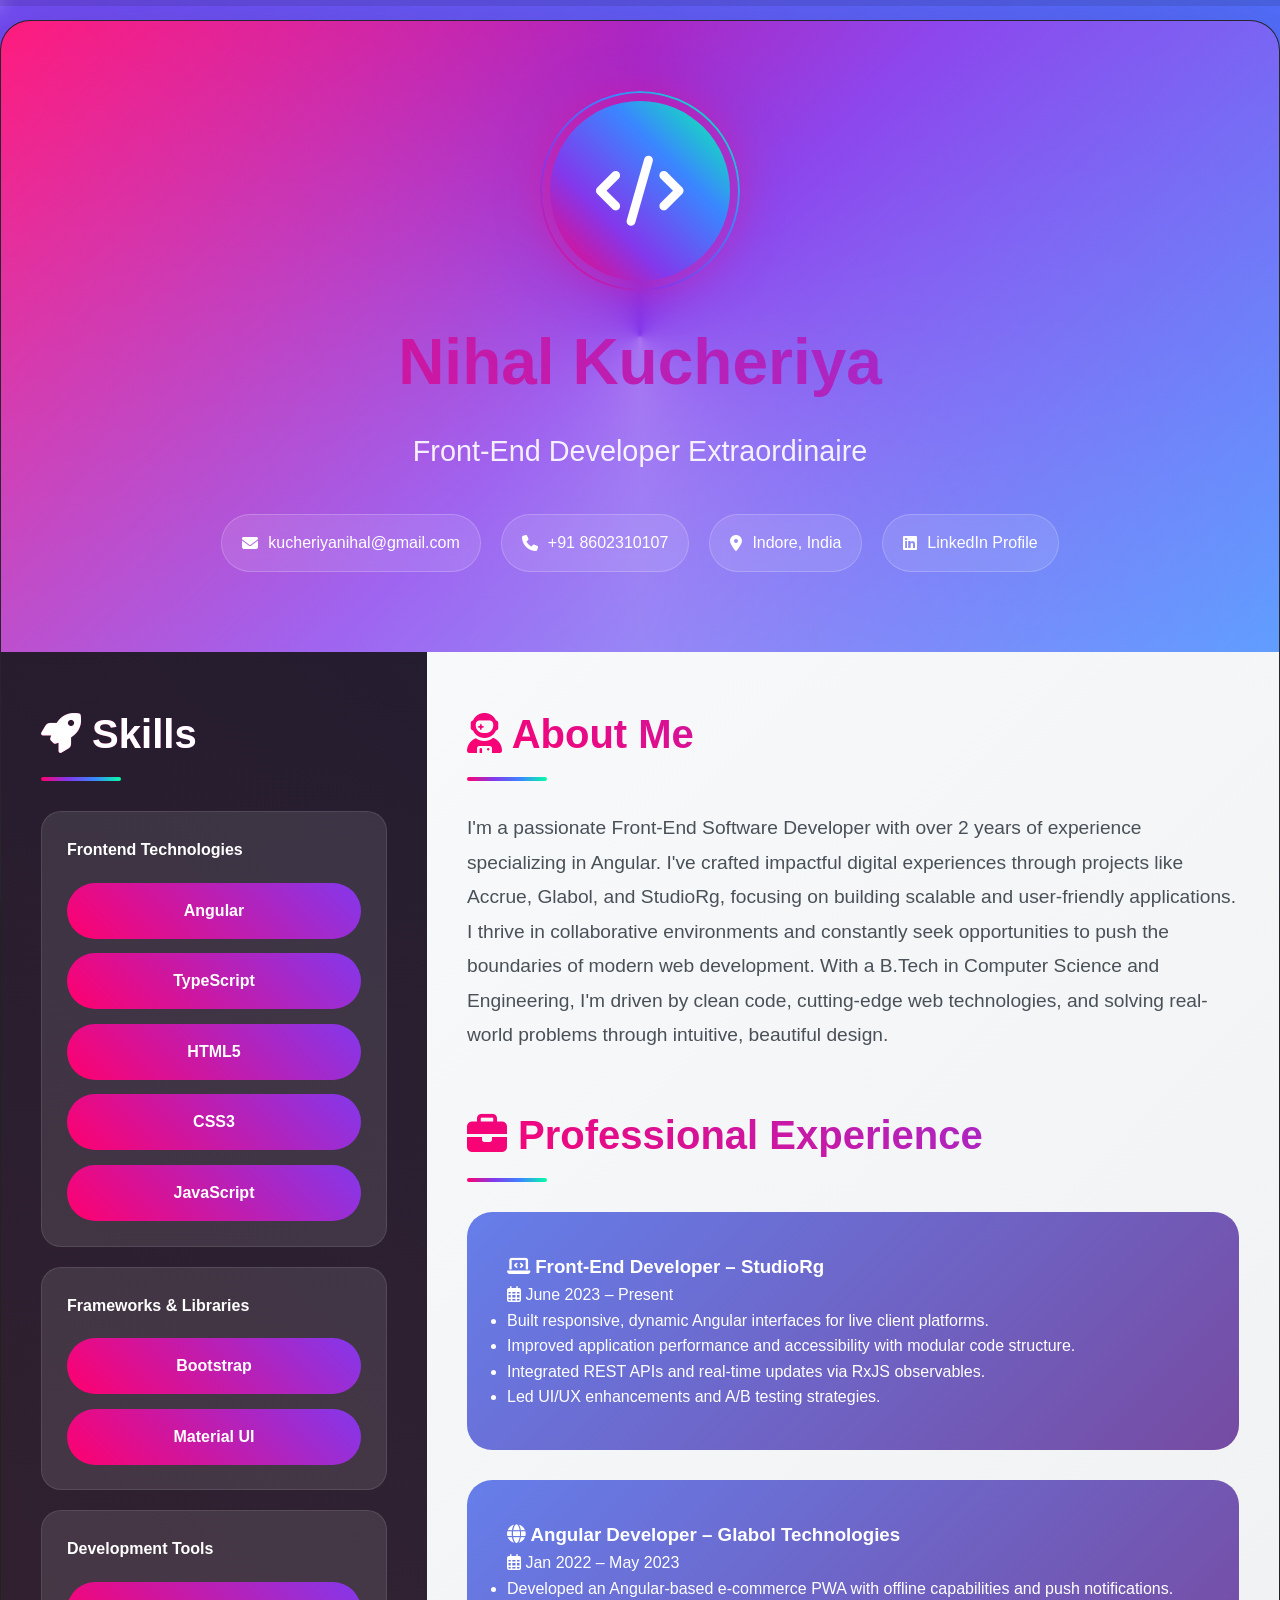
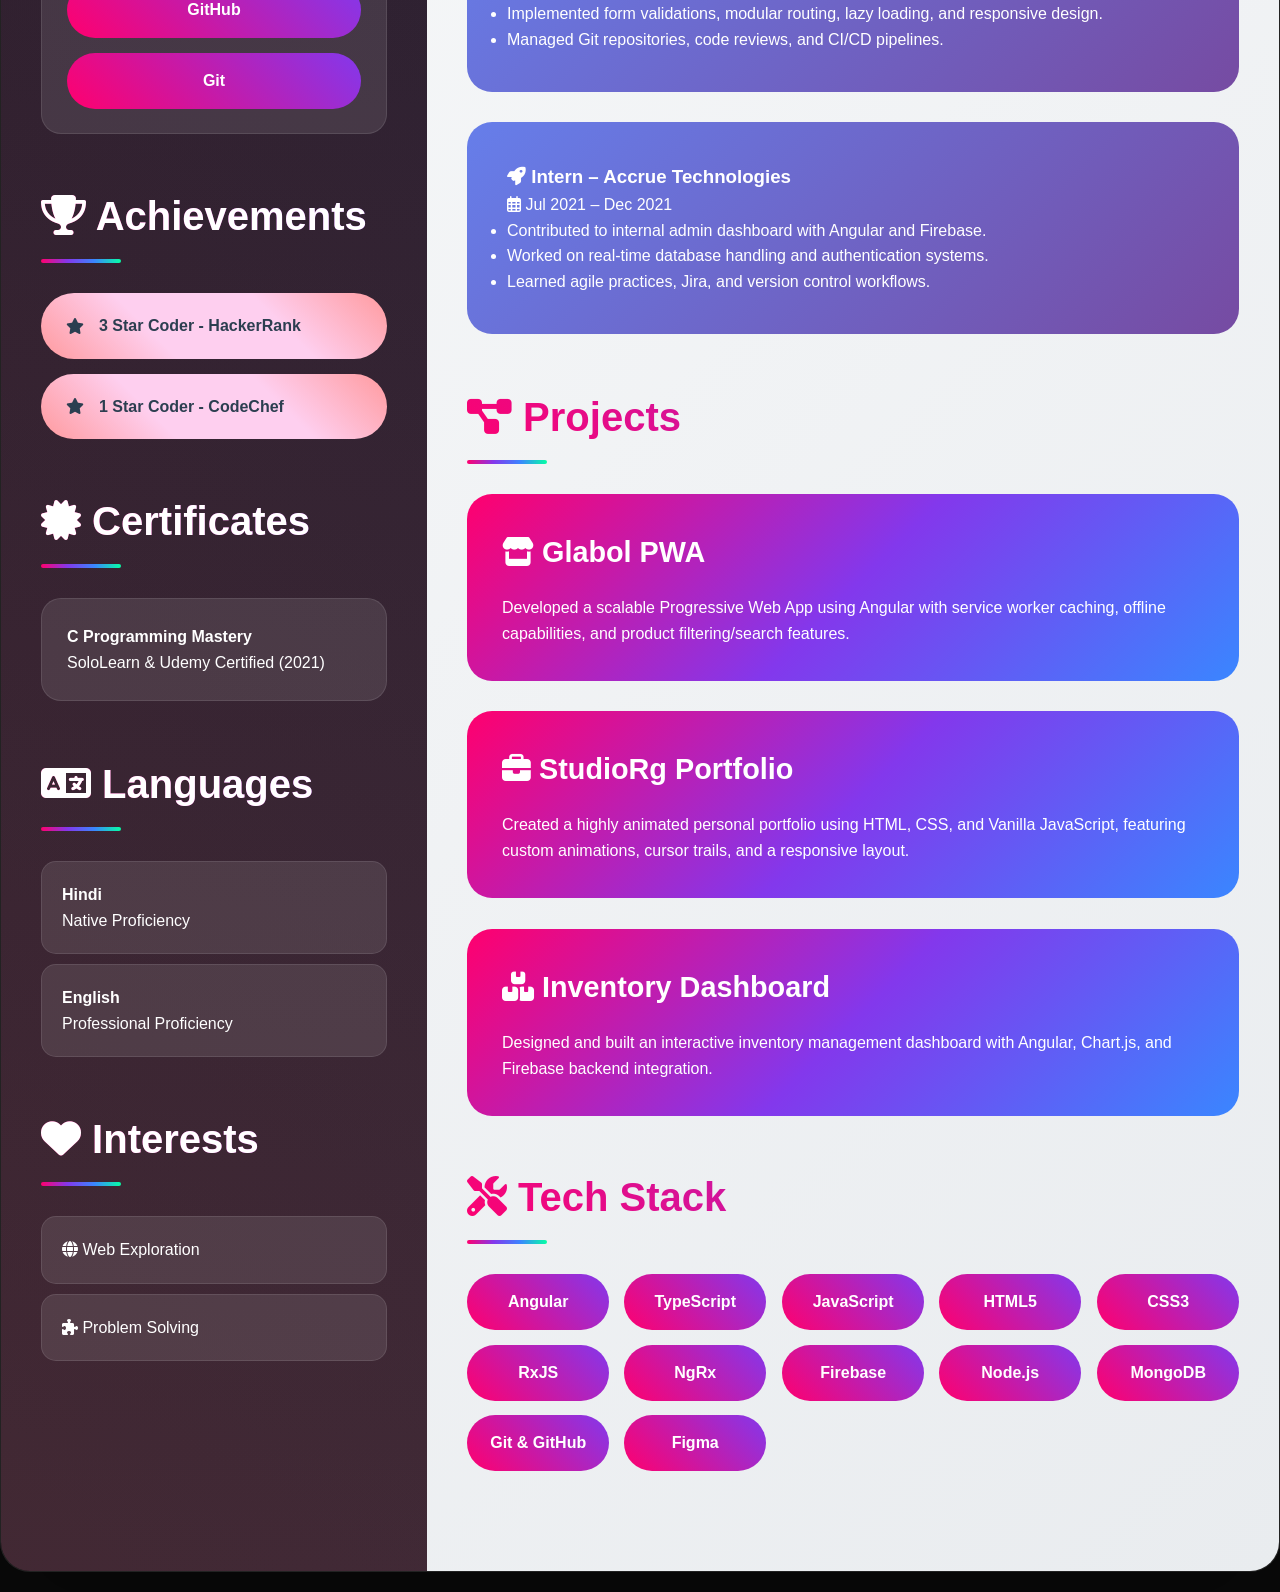
<file: updated_index.html>
<!DOCTYPE html>
<html lang="en">
<head>
    <meta charset="UTF-8">
    <meta name="viewport" content="width=device-width, initial-scale=1.0">
    <title>Nihal Kucheriya - Front-End Developer</title>
    <link href="https://cdnjs.cloudflare.com/ajax/libs/font-awesome/6.0.0/css/all.min.css" rel="stylesheet">
   <link
    rel="stylesheet"
    href="https://cdnjs.cloudflare.com/ajax/libs/font-awesome/6.5.0/css/all.min.css"
    integrity="sha512-YT+N2bGOzPrmDGik+xAbhMvoCMJH8p0s4AlU0Xntv3Yt8RoRyBPNmIJoWjYHMRDBaC/1R7fsniYXEG3ks+N4Pg=="
    crossorigin="anonymous"
    referrerpolicy="no-referrer"
  />
  <style>
        * {
            margin: 0;
            padding: 0;
            box-sizing: border-box;
        }

        body {
            font-family: 'Segoe UI', Tahoma, Geneva, Verdana, sans-serif;
            line-height: 1.6;
            background: #0a0a0a;
            min-height: 100vh;
            overflow-x: hidden;
            position: relative;
        }

        /* Animated Background */
        .bg-animation {
            position: fixed;
            top: 0;
            left: 0;
            width: 100%;
            height: 100%;
            z-index: -1;
            background: linear-gradient(45deg, #ff006e, #8338ec, #3a86ff, #06ffa5);
            background-size: 400% 400%;
            animation: gradientShift 8s ease infinite;
        }

        @keyframes gradientShift {
            0% { background-position: 0% 50%; }
            50% { background-position: 100% 50%; }
            100% { background-position: 0% 50%; }
        }

        /* Floating Particles */
        .particles {
            position: fixed;
            top: 0;
            left: 0;
            width: 100%;
            height: 100%;
            z-index: -1;
            pointer-events: none;
        }

        .particle {
            position: absolute;
            width: 4px;
            height: 4px;
            background: rgba(255, 255, 255, 0.8);
            border-radius: 50%;
            animation: float 6s ease-in-out infinite;
        }

        @keyframes float {
            0%, 100% { transform: translateY(0) rotate(0deg); opacity: 1; }
            50% { transform: translateY(-20px) rotate(180deg); opacity: 0.5; }
        }

        .container {
            max-width: 1400px;
            margin: 0 auto;
            background: rgba(10, 10, 10, 0.95);
            backdrop-filter: blur(20px);
            border: 1px solid rgba(255, 255, 255, 0.1);
            border-radius: 30px;
            box-shadow: 0 50px 100px rgba(0, 0, 0, 0.3);
            overflow: hidden;
            animation: containerEntry 2s cubic-bezier(0.68, -0.55, 0.265, 1.55);
            margin-top: 20px;
            margin-bottom: 20px;
        }

        @keyframes containerEntry {
            0% {
                opacity: 0;
                transform: scale(0.8) rotateY(20deg);
            }
            100% {
                opacity: 1;
                transform: scale(1) rotateY(0deg);
            }
        }

        .header {
            background: linear-gradient(135deg, #ff006e 0%, #8338ec 50%, #3a86ff 100%);
            color: white;
            padding: 80px 40px;
            text-align: center;
            position: relative;
            overflow: hidden;
        }

        .header::before {
            content: '';
            position: absolute;
            top: -50%;
            left: -50%;
            width: 200%;
            height: 200%;
            background: conic-gradient(from 0deg, transparent, rgba(255, 255, 255, 0.3), transparent);
            animation: rotate 10s linear infinite;
        }

        @keyframes rotate {
            100% { transform: rotate(360deg); }
        }

        .profile-container {
            position: relative;
            z-index: 10;
            margin-bottom: 30px;
        }

        .profile-img {
            width: 180px;
            height: 180px;
            border-radius: 50%;
            background: linear-gradient(45deg, #ff006e, #8338ec, #3a86ff, #06ffa5);
            margin: 0 auto;
            display: flex;
            align-items: center;
            justify-content: center;
            font-size: 70px;
            color: white;
            position: relative;
            animation: profilePulse 3s ease-in-out infinite;
            box-shadow: 0 0 50px rgba(255, 0, 110, 0.5);
        }

        @keyframes profilePulse {
            0%, 100% { 
                transform: scale(1) rotate(0deg);
                box-shadow: 0 0 50px rgba(255, 0, 110, 0.5);
            }
            50% { 
                transform: scale(1.1) rotate(180deg);
                box-shadow: 0 0 80px rgba(131, 56, 236, 0.8);
            }
        }

        .profile-img::before {
            content: '';
            position: absolute;
            top: -10px;
            left: -10px;
            right: -10px;
            bottom: -10px;
            border-radius: 50%;
            border: 2px solid transparent;
            background: linear-gradient(45deg, #ff006e, #8338ec, #3a86ff, #06ffa5) border-box;
            mask: linear-gradient(#fff 0 0) padding-box, linear-gradient(#fff 0 0);
            mask-composite: exclude;
            animation: borderRotate 3s linear infinite;
        }

        @keyframes borderRotate {
            100% { transform: rotate(360deg); }
        }

        .header h1 {
            font-size: 4rem;
            margin-bottom: 15px;
            z-index: 10;
            position: relative;
            animation: titleGlow 2s ease-in-out infinite alternate;
            background: linear-gradient(45deg, #ff006e, #8338ec, #3a86ff, #06ffa5);
            background-clip: text;
            -webkit-background-clip: text;
            -webkit-text-fill-color: transparent;
            background-size: 400% 400%;
        }

        @keyframes titleGlow {
            0% { 
                text-shadow: 0 0 20px rgba(255, 0, 110, 0.8);
                background-position: 0% 50%;
            }
            100% { 
                text-shadow: 0 0 40px rgba(131, 56, 236, 0.8);
                background-position: 100% 50%;
            }
        }

        .header .title {
            font-size: 1.8rem;
            opacity: 0.9;
            z-index: 10;
            position: relative;
            animation: subtitleFloat 4s ease-in-out infinite;
        }

        @keyframes subtitleFloat {
            0%, 100% { transform: translateY(0px); }
            50% { transform: translateY(-10px); }
        }

        .contact-info {
            display: flex;
            justify-content: center;
            gap: 20px;
            margin-top: 40px;
            flex-wrap: wrap;
            z-index: 10;
            position: relative;
        }

        .contact-item {
            display: flex;
            align-items: center;
            gap: 10px;
            background: rgba(255, 255, 255, 0.1);
            backdrop-filter: blur(10px);
            padding: 15px 20px;
            border-radius: 50px;
            transition: all 0.4s cubic-bezier(0.68, -0.55, 0.265, 1.55);
            border: 1px solid rgba(255, 255, 255, 0.2);
            animation: contactFloat 3s ease-in-out infinite;
        }

        .contact-item:nth-child(odd) { animation-delay: -1s; }
        .contact-item:nth-child(even) { animation-delay: -2s; }

        @keyframes contactFloat {
            0%, 100% { transform: translateY(0px) scale(1); }
            50% { transform: translateY(-8px) scale(1.05); }
        }

        .contact-item:hover {
            background: rgba(255, 255, 255, 0.3);
            transform: translateY(-10px) scale(1.1);
            box-shadow: 0 20px 40px rgba(255, 0, 110, 0.3);
        }

        .main-content {
            display: grid;
            grid-template-columns: 1fr 2fr;
            gap: 0;
            min-height: 800px;
        }

        .sidebar {
            background: linear-gradient(180deg, #1a1a1a 0%, #2d2d2d 100%);
            color: white;
            padding: 50px 40px;
            position: relative;
            overflow: hidden;
        }

        .sidebar::before {
            content: '';
            position: absolute;
            top: 0;
            left: 0;
            right: 0;
            bottom: 0;
            background: linear-gradient(45deg, rgba(255, 0, 110, 0.1), rgba(131, 56, 236, 0.1));
            z-index: 0;
        }

        .content {
            padding: 50px 40px;
            background: linear-gradient(135deg, #f8f9fa 0%, #e9ecef 100%);
            color: #2c3e50;
            position: relative;
        }

        .section {
            margin-bottom: 50px;
            position: relative;
            z-index: 5;
            animation: sectionSlide 1s ease-out;
            animation-fill-mode: both;
        }

        .section:nth-child(1) { animation-delay: 0.2s; }
        .section:nth-child(2) { animation-delay: 0.4s; }
        .section:nth-child(3) { animation-delay: 0.6s; }
        .section:nth-child(4) { animation-delay: 0.8s; }

        @keyframes sectionSlide {
            0% {
                opacity: 0;
                transform: translateX(-50px) rotateY(-10deg);
            }
            100% {
                opacity: 1;
                transform: translateX(0) rotateY(0deg);
            }
        }

        .section h2 {
            font-size: 2.5rem;
            margin-bottom: 30px;
            position: relative;
            padding-bottom: 15px;
            background: linear-gradient(45deg, #ff006e, #8338ec);
            background-clip: text;
            -webkit-background-clip: text;
            -webkit-text-fill-color: transparent;
            animation: headingPulse 3s ease-in-out infinite;
        }

        @keyframes headingPulse {
            0%, 100% { transform: scale(1); }
            50% { transform: scale(1.02); }
        }

        .sidebar .section h2 {
            color: #fff;
            -webkit-text-fill-color: #fff;
        }

        .section h2::after {
            content: '';
            position: absolute;
            bottom: 0;
            left: 0;
            width: 0;
            height: 4px;
            background: linear-gradient(90deg, #ff006e, #8338ec, #3a86ff, #06ffa5);
            border-radius: 2px;
            animation: underlineGrow 2s ease-out 1s both;
        }

        @keyframes underlineGrow {
            100% { width: 80px; }
        }

        .skill-item {
            background: rgba(255, 255, 255, 0.1);
            margin: 20px 0;
            padding: 25px;
            border-radius: 20px;
            transition: all 0.5s cubic-bezier(0.68, -0.55, 0.265, 1.55);
            border: 1px solid rgba(255, 255, 255, 0.1);
            position: relative;
            overflow: hidden;
        }

        .skill-item::before {
            content: '';
            position: absolute;
            top: 0;
            left: -100%;
            width: 100%;
            height: 100%;
            background: linear-gradient(90deg, transparent, rgba(255, 255, 255, 0.2), transparent);
            transition: left 0.6s;
        }

        .skill-item:hover::before {
            left: 100%;
        }

        .skill-item:hover {
            background: rgba(255, 255, 255, 0.2);
            transform: translateX(15px) scale(1.02);
            box-shadow: 0 20px 40px rgba(255, 0, 110, 0.2);
        }

        .skills-grid {
            display: grid;
            grid-template-columns: repeat(auto-fit, minmax(140px, 1fr));
            gap: 15px;
            margin-top: 20px;
        }

        .skill-tag {
            background: linear-gradient(45deg, #ff006e, #8338ec);
            color: white;
            padding: 15px 20px;
            border-radius: 30px;
            text-align: center;
            font-weight: 600;
            transition: all 0.4s cubic-bezier(0.68, -0.55, 0.265, 1.55);
            animation: skillTagEntry 0.8s ease-out both;
            position: relative;
            overflow: hidden;
            cursor: pointer;
        }

        .skill-tag::before {
            content: '';
            position: absolute;
            top: 50%;
            left: 50%;
            width: 0;
            height: 0;
            background: rgba(255, 255, 255, 0.3);
            border-radius: 50%;
            transition: all 0.6s ease;
            transform: translate(-50%, -50%);
        }

        .skill-tag:hover::before {
            width: 300px;
            height: 300px;
        }

        @keyframes skillTagEntry {
            0% {
                opacity: 0;
                transform: scale(0) rotate(180deg);
            }
            100% {
                opacity: 1;
                transform: scale(1) rotate(0deg);
            }
        }

        .skill-tag:hover {
            transform: translateY(-10px) scale(1.1) rotate(5deg);
            box-shadow: 0 20px 40px rgba(255, 0, 110, 0.4);
        }

        .project-card {
            background: linear-gradient(135deg, #ff006e 0%, #8338ec 50%, #3a86ff 100%);
            padding: 35px;
            border-radius: 25px;
            margin: 30px 0;
            color: white;
            transition: all 0.6s cubic-bezier(0.68, -0.55, 0.265, 1.55);
            position: relative;
            overflow: hidden;
            cursor: pointer;
            animation: projectEntry 1s ease-out both;
        }

        @keyframes projectEntry {
            0% {
                opacity: 0;
                transform: rotateX(45deg) translateY(50px);
            }
            100% {
                opacity: 1;
                transform: rotateX(0deg) translateY(0px);
            }
        }

        .project-card::before {
            content: '';
            position: absolute;
            top: -50%;
            left: -50%;
            width: 200%;
            height: 200%;
            background: conic-gradient(from 0deg, transparent, rgba(255, 255, 255, 0.3), transparent);
            opacity: 0;
            transition: opacity 0.6s ease;
            animation: projectRotate 3s linear infinite paused;
        }

        .project-card:hover::before {
            opacity: 1;
            animation-play-state: running;
        }

        .project-card:hover {
            transform: translateY(-20px) scale(1.03) rotateX(5deg);
            box-shadow: 0 30px 60px rgba(255, 0, 110, 0.4);
        }

        .project-card h3 {
            font-size: 1.8rem;
            margin-bottom: 20px;
            position: relative;
            z-index: 2;
            animation: projectTitleGlow 3s ease-in-out infinite alternate;
        }

        @keyframes projectTitleGlow {
            0% { text-shadow: 0 0 10px rgba(255, 255, 255, 0.5); }
            100% { text-shadow: 0 0 20px rgba(255, 255, 255, 0.8); }
        }

        @keyframes projectRotate {
            100% { transform: rotate(360deg); }
        }

        .work-experience {
            background: linear-gradient(135deg, #667eea 0%, #764ba2 100%);
            color: white;
            padding: 40px;
            border-radius: 25px;
            margin: 30px 0;
            position: relative;
            overflow: hidden;
            animation: workExpEntry 1.2s ease-out both;
        }

        @keyframes workExpEntry {
            0% {
                opacity: 0;
                transform: scale(0.8) rotateY(20deg);
            }
            100% {
                opacity: 1;
                transform: scale(1) rotateY(0deg);
            }
        }

        .education-item {
            background: linear-gradient(135deg, #ffffff 0%, #f8f9fa 100%);
            padding: 30px;
            border-radius: 20px;
            margin: 25px 0;
            box-shadow: 0 10px 30px rgba(0, 0, 0, 0.1);
            border-left: 6px solid #ff006e;
            transition: all 0.5s cubic-bezier(0.68, -0.55, 0.265, 1.55);
            animation: educationSlide 1s ease-out both;
            position: relative;
            overflow: hidden;
        }

        @keyframes educationSlide {
            0% {
                opacity: 0;
                transform: translateX(50px);
            }
            100% {
                opacity: 1;
                transform: translateX(0px);
            }
        }

        .education-item::before {
            content: '';
            position: absolute;
            top: 0;
            right: 0;
            width: 100px;
            height: 100px;
            background: linear-gradient(45deg, rgba(255, 0, 110, 0.1), rgba(131, 56, 236, 0.1));
            border-radius: 50%;
            transform: translate(30px, -30px);
            transition: all 0.6s ease;
        }

        .education-item:hover::before {
            transform: translate(20px, -20px) scale(1.2);
        }

        .education-item:hover {
            transform: translateX(20px) scale(1.02);
            box-shadow: 0 20px 40px rgba(255, 0, 110, 0.2);
        }

        .achievement-badge {
            background: linear-gradient(45deg, #ff9a9e, #fecfef, #fecfef, #ff9a9e);
            color: #2c3e50;
            padding: 20px 25px;
            border-radius: 50px;
            font-weight: 700;
            display: flex;
            align-items: center;
            gap: 15px;
            transition: all 0.5s cubic-bezier(0.68, -0.55, 0.265, 1.55);
            animation: achievementFloat 4s ease-in-out infinite;
            margin: 15px 0;
            cursor: pointer;
            position: relative;
            overflow: hidden;
        }

        .achievement-badge::before {
            content: '';
            position: absolute;
            top: 0;
            left: -100%;
            width: 100%;
            height: 100%;
            background: linear-gradient(90deg, transparent, rgba(255, 255, 255, 0.4), transparent);
            transition: left 0.6s;
        }

        .achievement-badge:hover::before {
            left: 100%;
        }

        @keyframes achievementFloat {
            0%, 100% { transform: translateY(0px) rotate(0deg); }
            25% { transform: translateY(-15px) rotate(1deg); }
            75% { transform: translateY(-5px) rotate(-1deg); }
        }

        .achievement-badge:hover {
            transform: scale(1.15) translateY(-10px) rotate(3deg);
            box-shadow: 0 20px 40px rgba(255, 154, 158, 0.4);
        }

        .language-item, .interest-tag {
            background: rgba(255, 255, 255, 0.1);
            padding: 20px;
            border-radius: 15px;
            transition: all 0.4s ease;
            margin: 10px 0;
            border: 1px solid rgba(255, 255, 255, 0.1);
            animation: itemPulse 3s ease-in-out infinite;
        }

        @keyframes itemPulse {
            0%, 100% { box-shadow: 0 0 10px rgba(255, 0, 110, 0.2); }
            50% { box-shadow: 0 0 20px rgba(131, 56, 236, 0.4); }
        }

        .language-item:hover, .interest-tag:hover {
            background: rgba(255, 255, 255, 0.2);
            transform: translateY(-8px) scale(1.05);
            box-shadow: 0 15px 30px rgba(255, 0, 110, 0.3);
        }

        /* Scroll Progress */
        .scroll-indicator {
            position: fixed;
            top: 0;
            left: 0;
            width: 100%;
            height: 6px;
            background: rgba(0, 0, 0, 0.1);
            z-index: 1000;
        }

        .scroll-progress {
            height: 100%;
            background: linear-gradient(90deg, #ff006e, #8338ec, #3a86ff, #06ffa5);
            width: 0%;
            transition: width 0.1s ease;
            position: relative;
        }

        .scroll-progress::after {
            content: '';
            position: absolute;
            top: 0;
            right: 0;
            width: 20px;
            height: 100%;
            background: rgba(255, 255, 255, 0.8);
            box-shadow: 0 0 20px rgba(255, 255, 255, 0.8);
        }

        /* Mouse Trail Effect */
        .cursor-trail {
            position: fixed;
            width: 20px;
            height: 20px;
            background: radial-gradient(circle, rgba(255, 0, 110, 0.8), transparent);
            border-radius: 50%;
            pointer-events: none;
            z-index: 9999;
            opacity: 0;
            transition: opacity 0.3s ease;
        }

        @media (max-width: 768px) {
            .main-content {
                grid-template-columns: 1fr;
            }
            
            .header h1 {
                font-size: 2.5rem;
            }

            .container {
                margin: 10px;
                border-radius: 20px;
            }
        }

        /* Loading Animation */
        .loading-screen {
            position: fixed;
            top: 0;
            left: 0;
            width: 100%;
            height: 100%;
            background: linear-gradient(45deg, #ff006e, #8338ec, #3a86ff, #06ffa5);
            display: flex;
            align-items: center;
            justify-content: center;
            z-index: 10000;
            animation: loadingFade 3s ease-in-out forwards;
        }

        .loading-text {
            font-size: 3rem;
            color: white;
            font-weight: bold;
            animation: loadingPulse 1.5s ease-in-out infinite;
        }

        @keyframes loadingFade {
            0%, 80% { opacity: 1; }
            100% { opacity: 0; pointer-events: none; }
        }

        @keyframes loadingPulse {
            0%, 100% { transform: scale(1); }
            50% { transform: scale(1.1); }
        }
    </style>
</head>
<body>
    <div class="loading-screen">
        <div class="loading-text">Loading Portfolio...</div>
    </div>

    <div class="bg-animation"></div>
    <div class="particles" id="particles"></div>
    <div class="cursor-trail" id="cursorTrail"></div>

    <div class="scroll-indicator">
        <div class="scroll-progress" id="scrollProgress"></div>
    </div>

    <div class="container">
        <header class="header">
            <div class="profile-container">
                <div class="profile-img">
                    <i class="fas fa-code"></i>
                </div>
            </div>
            <h1>Nihal Kucheriya</h1>
            <p class="title">Front-End Developer Extraordinaire</p>
            <div class="contact-info">
                <div class="contact-item">
                    <i class="fas fa-envelope"></i>
                    <span>kucheriyanihal@gmail.com</span>
                </div>
                <div class="contact-item">
                    <i class="fas fa-phone"></i>
                    <span>+91 8602310107</span>
                </div>
                <div class="contact-item">
                    <i class="fas fa-map-marker-alt"></i>
                    <span>Indore, India</span>
                </div>
                <div class="contact-item">
                    <i class="fab fa-linkedin"></i>
                    <span>LinkedIn Profile</span>
                </div>
            </div>
        </header>

        <div class="main-content">
            <aside class="sidebar">
                <section class="section">
                    <h2><i class="fas fa-rocket"></i> Skills</h2>
                    <div class="skill-item">
                        <strong>Frontend Technologies</strong>
                        <div class="skills-grid">
                            <div class="skill-tag">Angular</div>
                            <div class="skill-tag">TypeScript</div>
                            <div class="skill-tag">HTML5</div>
                            <div class="skill-tag">CSS3</div>
                            <div class="skill-tag">JavaScript</div>
                        </div>
                    </div>
                    <div class="skill-item">
                        <strong>Frameworks & Libraries</strong>
                        <div class="skills-grid">
                            <div class="skill-tag">Bootstrap</div>
                            <div class="skill-tag">Material UI</div>
                        </div>
                    </div>
                    <div class="skill-item">
                        <strong>Development Tools</strong>
                        <div class="skills-grid">
                            <div class="skill-tag">GitHub</div>
                            <div class="skill-tag">Git</div>
                        </div>
                    </div>
                </section>

                <section class="section">
                    <h2><i class="fas fa-trophy"></i> Achievements</h2>
                    <div class="achievement-badge">
                        <i class="fas fa-star"></i>
                        <span>3 Star Coder - HackerRank</span>
                    </div>
                    <div class="achievement-badge">
                        <i class="fas fa-star"></i>
                        <span>1 Star Coder - CodeChef</span>
                    </div>
                </section>

                <section class="section">
                    <h2><i class="fas fa-certificate"></i> Certificates</h2>
                    <div class="skill-item">
                        <strong>C Programming Mastery</strong>
                        <p>SoloLearn & Udemy Certified (2021)</p>
                    </div>
                </section>

                <section class="section">
                    <h2><i class="fas fa-language"></i> Languages</h2>
                    <div class="language-item">
                        <strong>Hindi</strong>
                        <p>Native Proficiency</p>
                    </div>
                    <div class="language-item">
                        <strong>English</strong>
                        <p>Professional Proficiency</p>
                    </div>
                </section>

                <section class="section">
                    <h2><i class="fas fa-heart"></i> Interests</h2>
                    <div class="interest-tag">
                        <i class="fas fa-globe"></i> Web Exploration
                    </div>
                    <div class="interest-tag">
                        <i class="fas fa-puzzle-piece"></i> Problem Solving
                    </div>
                </section>
            </aside>

            <main class="content">
                <section class="section">
                    <h2><i class="fas fa-user-astronaut"></i> About Me</h2>
                    <p style="font-size: 1.2rem; line-height: 1.8; color: #495057;">
                        I'm a passionate Front-End Software Developer with over 2 years of experience specializing in Angular. I've crafted impactful digital experiences through projects like Accrue, Glabol, and StudioRg, focusing on building scalable and user-friendly applications. I thrive in collaborative environments and constantly seek opportunities to push the boundaries of modern web development. With a B.Tech in Computer Science and Engineering, I'm driven by clean code, cutting-edge web technologies, and solving real-world problems through intuitive, beautiful design.
                    </p>
                </section>

                
<section class="section">
    <h2><i class="fas fa-briefcase"></i> Professional Experience</h2>

    <div class="work-experience">
        <h3><i class="fas fa-laptop-code"></i> Front-End Developer – StudioRg</h3>
        <p class="work-date"><i class="far fa-calendar-alt"></i> June 2023 – Present</p>
        <ul>
            <li>Built responsive, dynamic Angular interfaces for live client platforms.</li>
            <li>Improved application performance and accessibility with modular code structure.</li>
            <li>Integrated REST APIs and real-time updates via RxJS observables.</li>
            <li>Led UI/UX enhancements and A/B testing strategies.</li>
        </ul>
    </div>

    <div class="work-experience">
        <h3><i class="fas fa-globe"></i> Angular Developer – Glabol Technologies</h3>
        <p class="work-date"><i class="far fa-calendar-alt"></i> Jan 2022 – May 2023</p>
        <ul>
            <li>Developed an Angular-based e-commerce PWA with offline capabilities and push notifications.</li>
            <li>Implemented form validations, modular routing, lazy loading, and responsive design.</li>
            <li>Managed Git repositories, code reviews, and CI/CD pipelines.</li>
        </ul>
    </div>

    <div class="work-experience">
        <h3><i class="fas fa-rocket"></i> Intern – Accrue Technologies</h3>
        <p class="work-date"><i class="far fa-calendar-alt"></i> Jul 2021 – Dec 2021</p>
        <ul>
            <li>Contributed to internal admin dashboard with Angular and Firebase.</li>
            <li>Worked on real-time database handling and authentication systems.</li>
            <li>Learned agile practices, Jira, and version control workflows.</li>
        </ul>
    </div>
</section>

<section class="section">
    <h2><i class="fas fa-project-diagram"></i> Projects</h2>

    <div class="project-card">
        <h3><i class="fas fa-store"></i> Glabol PWA</h3>
        <p>Developed a scalable Progressive Web App using Angular with service worker caching, offline capabilities, and product filtering/search features.</p>
    </div>

    <div class="project-card">
        <h3><i class="fas fa-briefcase"></i> StudioRg Portfolio</h3>
        <p>Created a highly animated personal portfolio using HTML, CSS, and Vanilla JavaScript, featuring custom animations, cursor trails, and a responsive layout.</p>
    </div>

    <div class="project-card">
        <h3><i class="fas fa-boxes"></i> Inventory Dashboard</h3>
        <p>Designed and built an interactive inventory management dashboard with Angular, Chart.js, and Firebase backend integration.</p>
    </div>
</section>

<section class="section">
    <h2><i class="fas fa-tools"></i> Tech Stack</h2>
    <div class="skills-grid">
        <div class="skill-tag">Angular</div>
        <div class="skill-tag">TypeScript</div>
        <div class="skill-tag">JavaScript</div>
        <div class="skill-tag">HTML5</div>
        <div class="skill-tag">CSS3</div>
        <div class="skill-tag">RxJS</div>
        <div class="skill-tag">NgRx</div>
        <div class="skill-tag">Firebase</div>
        <div class="skill-tag">Node.js</div>
        <div class="skill-tag">MongoDB</div>
        <div class="skill-tag">Git & GitHub</div>
        <div class="skill-tag">Figma</div>
    </div>
</section>
</file>
